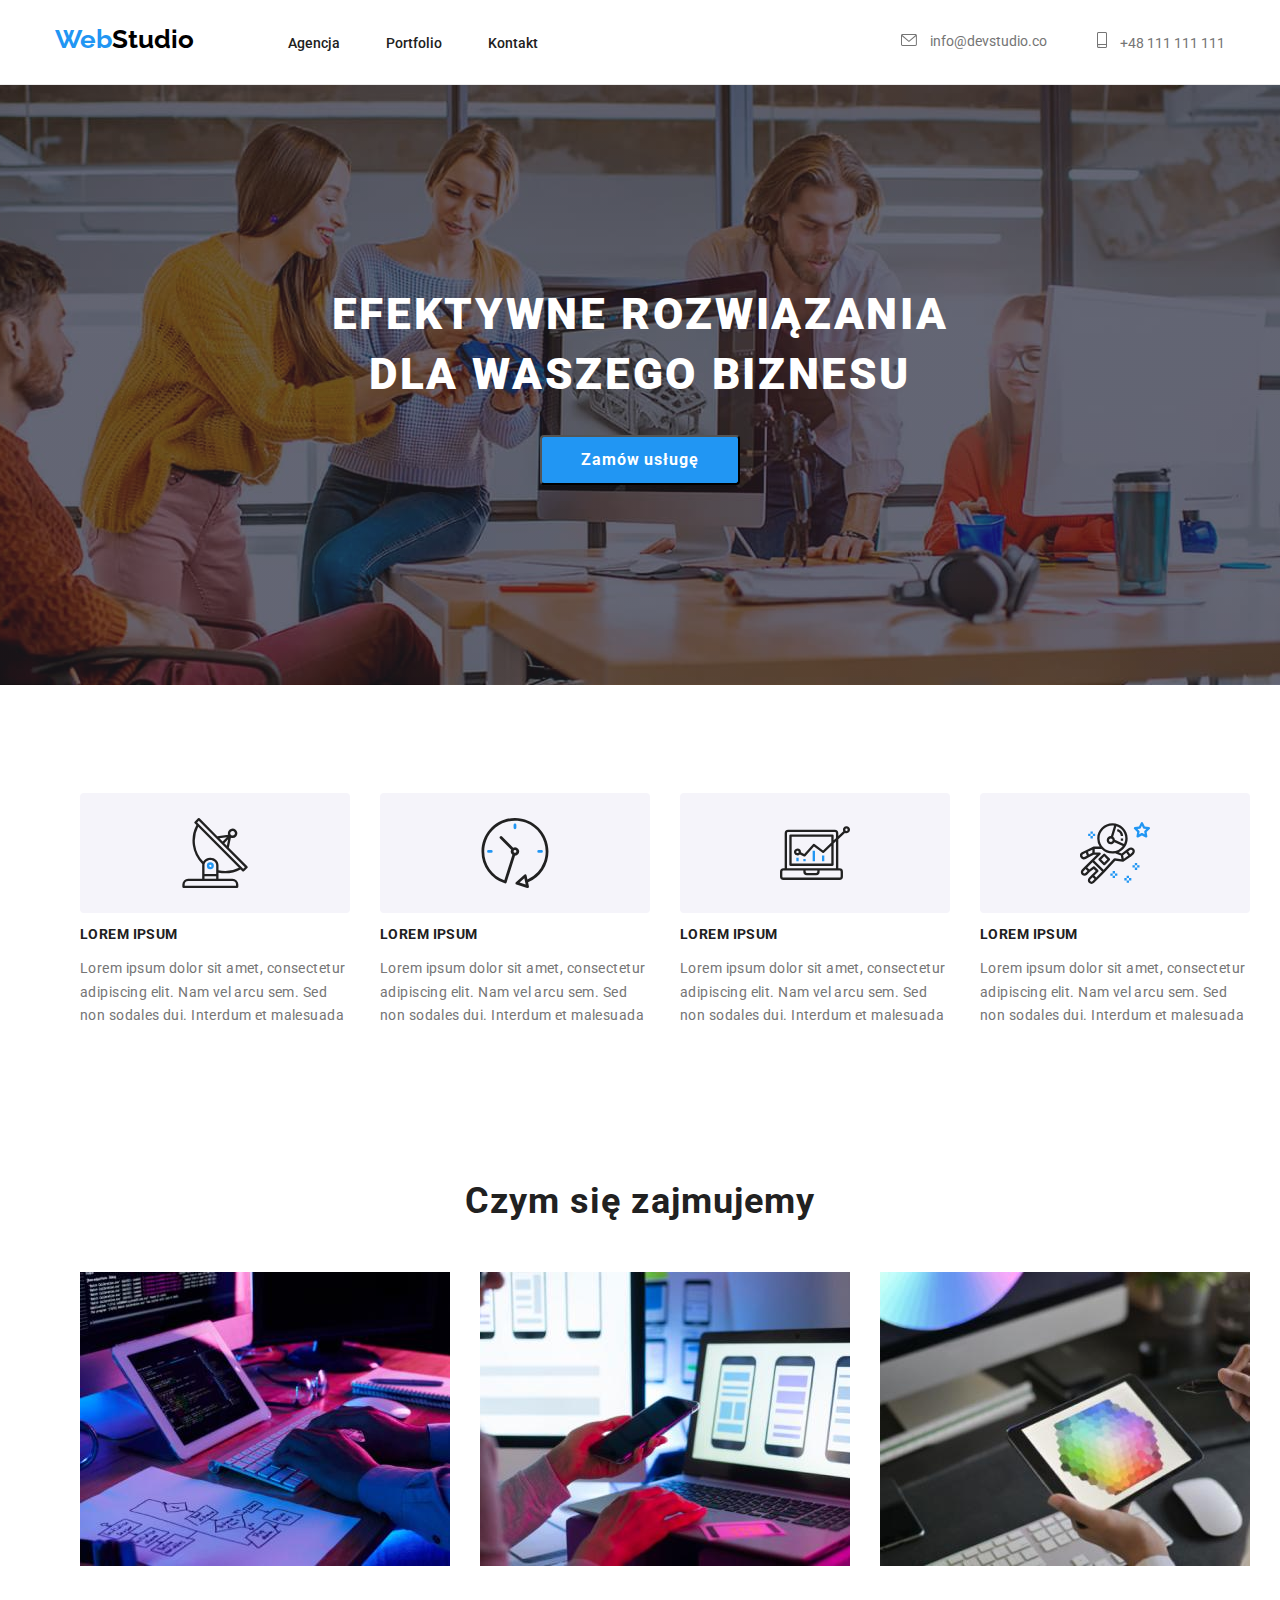
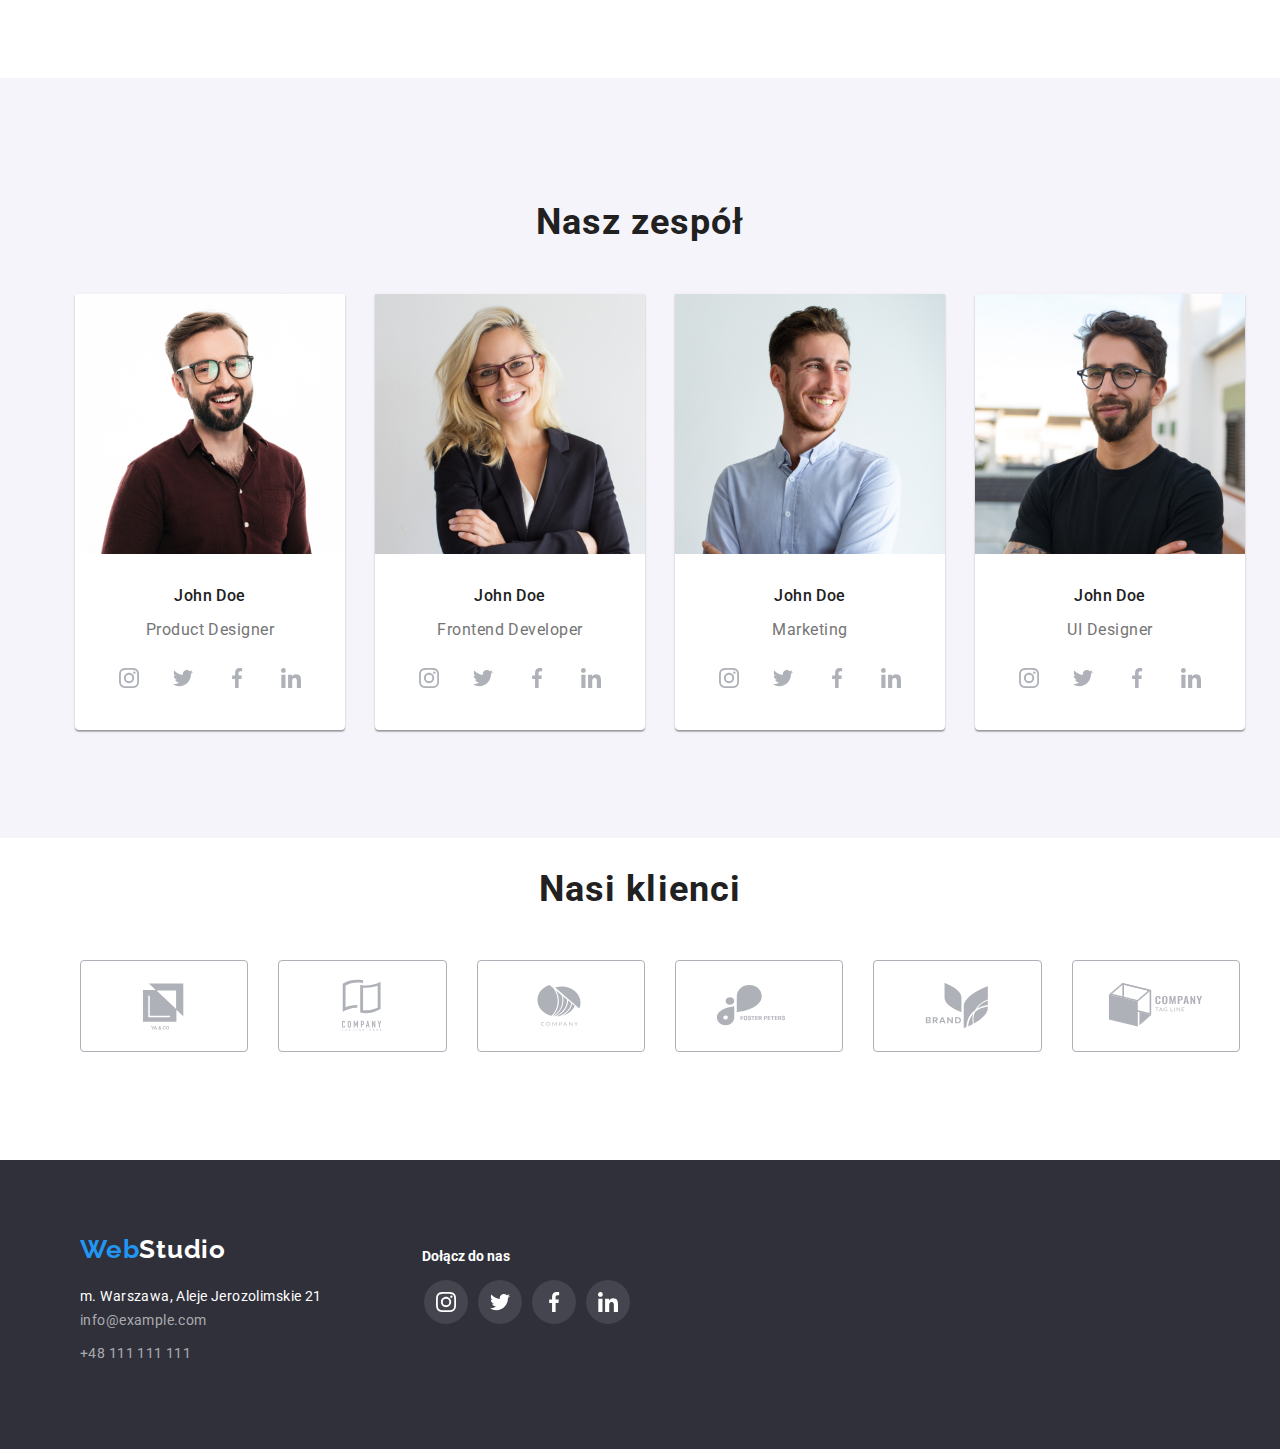
<file: index.html>
<!DOCTYPE html>
<html lang="pl-PL">
  <head>
    <meta charset="UTF-8" />
    <meta http-equiv="X-UA-Compatible" content="IE=edge" />
    <meta name="viewport" content="width=device-width, initial-scale=1.0" />
    <title>Studio</title>
    <link
      rel="stylesheet"
      href="https://cdnjs.cloudflare.com/ajax/libs/modern-normalize/1.1.0/modern-normalize.css"
      integrity="sha512-Y0MM+V6ymRKN2zStTqzQ227DWhhp4Mzdo6gnlRnuaNCbc+YN/ZH0sBCLTM4M0oSy9c9VKiCvd4Jk44aCLrNS5Q=="
      crossorigin="anonymous"
      referrerpolicy="no-referrer"
    />
    <link rel="preconnect" href="https://fonts.googleapis.com" />
    <link rel="preconnect" href="https://fonts.gstatic.com" crossorigin />
    <link href="https://fonts.googleapis.com/css2?family=Raleway:wght@700&family=Roboto:wght@400;500;700;900&display=swap" rel="stylesheet" />
    <link rel="stylesheet" href="./css/styles.css" />
  </head>
  <body>
    <header class="header">
      <div class="container">
        <div class="subcontainer">
          <div>
            <a class="header-logo" href="index.html"><span class="header-web">Web</span>Studio</a>
            <nav class="header-navigation">
              <a class="header-link" href="./agency">Agencja</a>
              <a class="header-link" href="./portfolio.html">Portfolio</a>
              <a class="header-link" href="./contact">Kontakt</a>
            </nav>
          </div>
          <div class="header-contact">
            <a class="header-contact-elmnt" href="mailto:info@devstudio.com">
              <svg class="icon header-icon" width="16px" height="12px">
                <use href="./images/icons.svg#icon-envelope"></use>
              </svg>
              info@devstudio.co
            </a>
            <a class="header-contact-elmnt" href="tel:+48111111111">
              <svg class="icon header-icon" width="10px" height="16px">
                <use href="./images/icons.svg#icon-smartphone"></use>
              </svg>
              +48 111 111 111
            </a>
          </div>
        </div>
      </div>
    </header>

    <main class="main">
      <div class="main-wrapper section">
        <div class="container">
          <h1 class="main-title">EFEKTYWNE ROZWIĄZANIA DLA WASZEGO BIZNESU</h1>
          <button class="main-btn" type="button">Zamów usługę</button>
        </div>
      </div>

      <div class="light-txtsection section">
        <div class="container">
          <ul class="light-txtsection-list">
            <li class="light-txtsection-element">
              <div class="light-txtsection-box">
                <svg class="light-txtsection-icon" width="70px" height="70px">
                  <use href="./images/icons.svg#icon-antenna"></use>
                </svg>
              </div>
              <h3 class="light-txtsection-title">LOREM IPSUM</h3>
              <p class="light-txtsection-description">Lorem ipsum dolor sit amet, consectetur adipiscing elit. Nam vel arcu sem. Sed non sodales dui. Interdum et malesuada</p>
            </li>
            <li class="light-txtsection-element">
              <div class="light-txtsection-box">
                <svg class="light-txtsection-icon" width="70px" height="70px">
                  <use href="./images/icons.svg#icon-clock"></use>
                </svg>
              </div>
              <h3 class="light-txtsection-title">LOREM IPSUM</h3>
              <p class="light-txtsection-description">Lorem ipsum dolor sit amet, consectetur adipiscing elit. Nam vel arcu sem. Sed non sodales dui. Interdum et malesuada</p>
            </li>
            <li class="light-txtsection-element">
              <div class="light-txtsection-box">
                <svg class="light-txtsection-icon" width="70px" height="70px">
                  <use href="./images/icons.svg#icon-diagram"></use>
                </svg>
              </div>
              <h3 class="light-txtsection-title">LOREM IPSUM</h3>
              <p class="light-txtsection-description">Lorem ipsum dolor sit amet, consectetur adipiscing elit. Nam vel arcu sem. Sed non sodales dui. Interdum et malesuada</p>
            </li>
            <li class="light-txtsection-element">
              <div class="light-txtsection-box">
                <svg class="light-txtsection-icon" width="70px" height="70px">
                  <use href="./images/icons.svg#icon-astronaut"></use>
                </svg>
              </div>
              <h3 class="light-txtsection-title">LOREM IPSUM</h3>
              <p class="light-txtsection-description">Lorem ipsum dolor sit amet, consectetur adipiscing elit. Nam vel arcu sem. Sed non sodales dui. Interdum et malesuada</p>
            </li>
          </ul>
        </div>
      </div>

      <section class="light-section section">
        <div class="container">
          <h2 class="section-title">Czym się zajmujemy</h2>
          <ul class="light-section-list">
            <li class="light-section-item">
              <img class="light-section-img" src="./images/computer.jpg" height="294" width="370" alt="Zdjęcie komputera oraz algorytmu na kartce" />
            </li>
            <li class="light-section-item">
              <img class="light-section-img" src="./images/smartphone.jpg" height="294" width="370" alt="Zdjęcie projektu UX/UI" />
            </li>
            <li class="light-section-item">
              <img class="light-section-img" src="./images/tablet.jpg" height="294" width="370" alt="Zdjęcie palety kolorów na tablecie" />
            </li>
          </ul>
        </div>
      </section>

      <section class="grey-section section">
        <div class="container">
          <h2 class="section-title">Nasz zespół</h2>
          <ul class="grey-section-members">
            <li class="grey-section-item">
              <img class="grey-section-img" src="./images/projectdesigner.jpg" height="260" width="270" alt="Zdjęcie John Doe Projekt designer" />
              <h4 class="grey-section-name">John Doe</h4>
              <p class="grey-section-position">Product Designer</p>
              <div class="social-links">
                <svg class="icon grey-section-icon highlight-social">
                  <use href="./images/icons.svg#icon-instagram" width="20" height="20" x="12" y="12"></use>
                </svg>
                <svg class="icon grey-section-icon highlight-social">
                  <use href="./images/icons.svg#icon-twitter" width="20" height="20" x="12" y="12"></use>
                </svg>
                <svg class="icon grey-section-icon highlight-social">
                  <use href="./images/icons.svg#icon-facebook" width="20" height="20" x="12" y="12"></use>
                </svg>
                <svg class="icon grey-section-icon highlight-social">
                  <use href="./images/icons.svg#icon-linkedin" width="20" height="20" x="12" y="12"></use>
                </svg>
              </div>
            </li>
            <li class="grey-section-item">
              <img class="grey-section-img" src="./images/frontenddeveloper.jpg" height="260" width="270" alt="Zdjęcie John Doe Frontend developer" />
              <h4 class="grey-section-name">John Doe</h4>
              <p class="grey-section-position">Frontend Developer</p>
              <div class="social-links">
                <svg class="icon grey-section-icon highlight-social">
                  <use href="./images/icons.svg#icon-instagram" width="20" height="20" x="12" y="12"></use>
                </svg>
                <svg class="icon grey-section-icon highlight-social">
                  <use href="./images/icons.svg#icon-twitter" width="20" height="20" x="12" y="12"></use>
                </svg>
                <svg class="icon grey-section-icon highlight-social">
                  <use href="./images/icons.svg#icon-facebook" width="20" height="20" x="12" y="12"></use>
                </svg>
                <svg class="icon grey-section-icon highlight-social">
                  <use href="./images/icons.svg#icon-linkedin" width="20" height="20" x="12" y="12"></use>
                </svg>
              </div>
            </li>
            <li class="grey-section-item">
              <img class="grey-section-img" src="./images/marketing.jpg" height="260" width="270" alt="Zdjęcie John Doe Marketing" />
              <h4 class="grey-section-name">John Doe</h4>
              <p class="grey-section-position">Marketing</p>
              <div class="social-links">
                <svg class="icon grey-section-icon highlight-social">
                  <use href="./images/icons.svg#icon-instagram" width="20" height="20" x="12" y="12"></use>
                </svg>
                <svg class="icon grey-section-icon highlight-social">
                  <use href="./images/icons.svg#icon-twitter" width="20" height="20" x="12" y="12"></use>
                </svg>
                <svg class="icon grey-section-icon highlight-social">
                  <use href="./images/icons.svg#icon-facebook" width="20" height="20" x="12" y="12"></use>
                </svg>
                <svg class="icon grey-section-icon highlight-social">
                  <use href="./images/icons.svg#icon-linkedin" width="20" height="20" x="12" y="12"></use>
                </svg>
              </div>
            </li>
            <li class="grey-section-item">
              <img class="grey-section-img" src="./images/uidesigner.jpg" height="260" width="270" alt="Zdjęcie John Doe UI designer" />
              <h4 class="grey-section-name">John Doe</h4>
              <p class="grey-section-position">UI Designer</p>
              <div class="social-links">
                <svg class="icon grey-section-icon highlight-social">
                  <use href="./images/icons.svg#icon-instagram" width="20" height="20" x="12" y="12"></use>
                </svg>
                <svg class="icon grey-section-icon highlight-social">
                  <use href="./images/icons.svg#icon-twitter" width="20" height="20" x="12" y="12"></use>
                </svg>
                <svg class="icon grey-section-icon highlight-social">
                  <use href="./images/icons.svg#icon-facebook" width="20" height="20" x="12" y="12"></use>
                </svg>
                <svg class="icon grey-section-icon highlight-social">
                  <use href="./images/icons.svg#icon-linkedin" width="20" height="20" x="12" y="12"></use>
                </svg>
              </div>
            </li>
          </ul>
        </div>
      </section>

      <section class="light-section section">
        <div class="container">
          <h2 class="section-title">Nasi klienci</h2>
          <ul class="light-section-list highlight">
            <li class="client-icon highlight">
              <svg class="icon light-section-icon" width="106px" height="60.04px">
                <use href="./images/icons.svg#icon-logoyaco"></use>
              </svg>
            </li>
            <li class="client-icon highlight">
              <svg class="icon light-section-icon" width="106px" height="60.04px">
                <use href="./images/icons.svg#icon-logotagline"></use>
              </svg>
            </li>
            <li class="client-icon highlight">
              <svg class="icon light-section-icon" width="106px" height="60.04px">
                <use href="./images/icons.svg#icon-logocompany"></use>
              </svg>
            </li>
            <li class="client-icon highlight">
              <svg class="icon light-section-icon" width="106px" height="60.04px">
                <use href="./images/icons.svg#icon-logofosterpeters"></use>
              </svg>
            </li>
            <li class="client-icon highlight">
              <svg class="icon light-section-icon" width="106px" height="60.04px">
                <use href="./images/icons.svg#icon-logobrand"></use>
              </svg>
            </li>
            <li class="client-icon highlight">
              <svg class="icon light-section-icon" width="106px" height="60.04px">
                <use href="./images/icons.svg#icon-logocompanytagline"></use>
              </svg>
            </li>
          </ul>
        </div>
      </section>
    </main>

    <footer class="footer">
      <div class="container">
        <ul class="footer-wrapper">
          <li class="footer-list">
            <a class="footer-logo" href="index.html"><span class="footer-web">Web</span>Studio</a>
            <address class="address">
              <a class="footer-address" href="">m. Warszawa, Aleje Jerozolimskie 21</a>
              <a class="footer-contact" href="mailto:info@example.com">info@example.com</a>
              <a class="footer-contact" href="tel:+48111111111">+48 111 111 111</a>
            </address>
          </li>
          <li class="footer-list">
            <div class="footer-social">
              <p class="footer-social-title">Dołącz do nas</p>
              <div class="social-links">
                <svg class="icon footer-social-links highlight-social">
                  <use href="./images/icons.svg#icon-instagram" width="20" height="20" x="12" y="12"></use>
                </svg>
                <svg class="icon footer-social-links highlight-social">
                  <use href="./images/icons.svg#icon-twitter" width="20" height="20" x="12" y="12"></use>
                </svg>
                <svg class="icon footer-social-links highlight-social">
                  <use href="./images/icons.svg#icon-facebook" width="20" height="20" x="12" y="12"></use>
                </svg>
                <svg class="icon footer-social-links highlight-social">
                  <use href="./images/icons.svg#icon-linkedin" width="20" height="20" x="12" y="12"></use>
                </svg>
              </div>
            </div>
          </li>
        </ul>
      </div>
    </footer>
  </body>
</html>
</file>
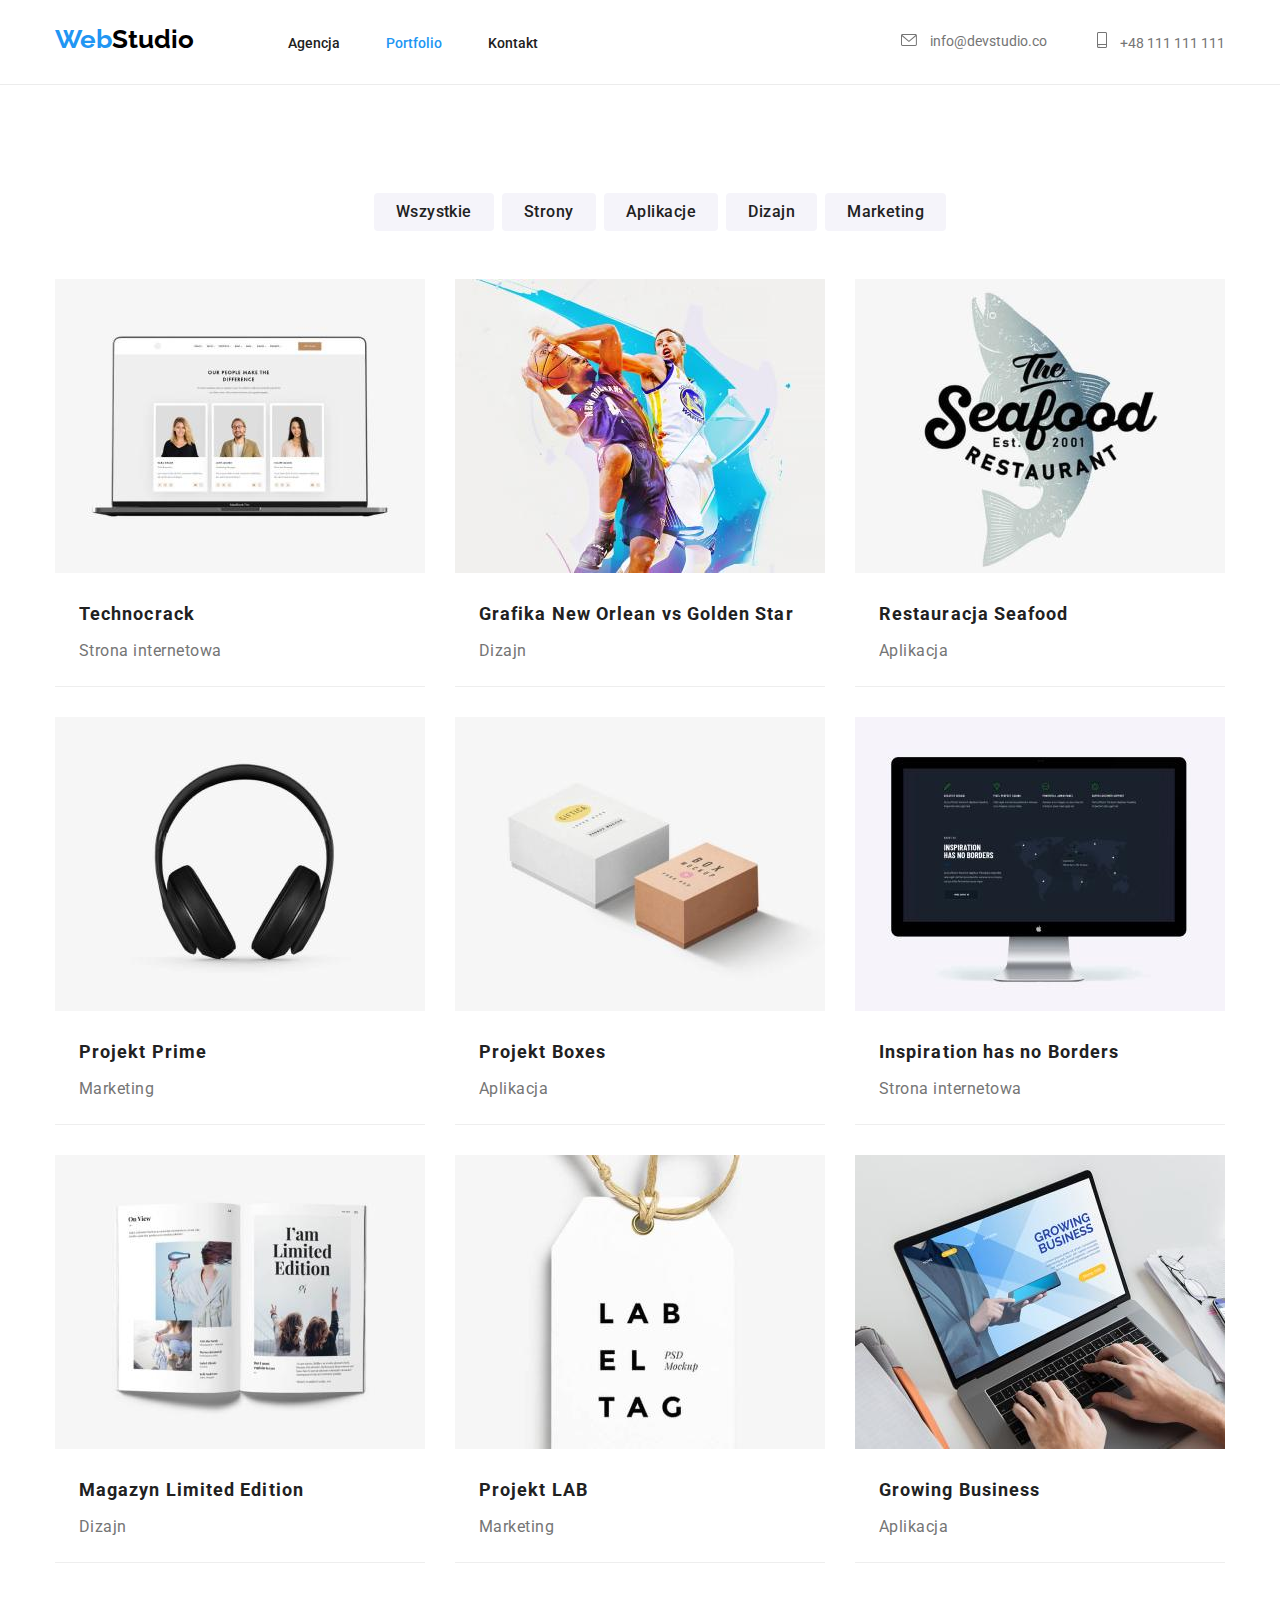
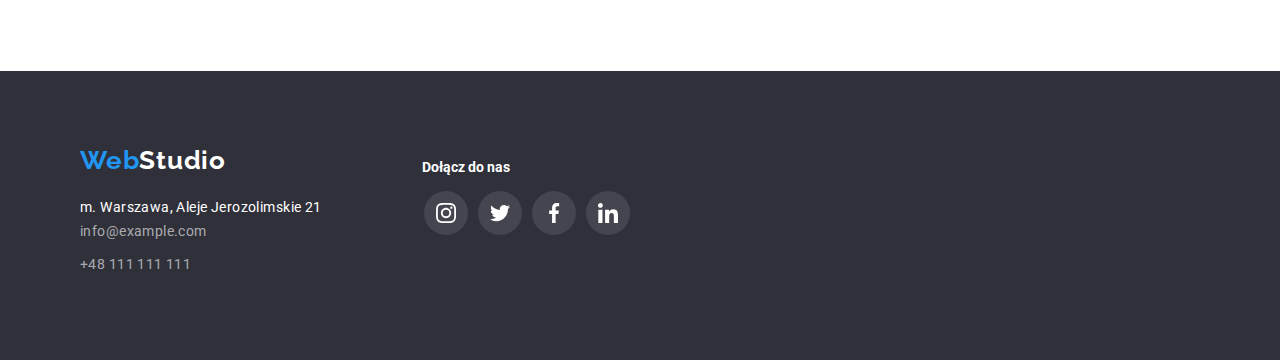
<file: portfolio.html>
<!DOCTYPE html>
<html lang="pl-PL">
  <head>
    <meta charset="UTF-8" />
    <meta http-equiv="X-UA-Compatible" content="IE=edge" />
    <meta name="viewport" content="width=device-width, initial-scale=1.0" />
    <title>Portfolio</title>
    <link
      rel="stylesheet"
      href="https://cdnjs.cloudflare.com/ajax/libs/modern-normalize/1.1.0/modern-normalize.css"
      integrity="sha512-Y0MM+V6ymRKN2zStTqzQ227DWhhp4Mzdo6gnlRnuaNCbc+YN/ZH0sBCLTM4M0oSy9c9VKiCvd4Jk44aCLrNS5Q=="
      crossorigin="anonymous"
      referrerpolicy="no-referrer"
    />
    <link rel="preconnect" href="https://fonts.googleapis.com" />
    <link rel="preconnect" href="https://fonts.gstatic.com" crossorigin />
    <link href="https://fonts.googleapis.com/css2?family=Raleway:wght@700&family=Roboto:wght@400;500;700;900&display=swap" rel="stylesheet" />
    <link rel="stylesheet" href="./css/styles.css" />
  </head>
  <body>
    <header class="header">
      <div class="container">
        <div class="subcontainer">
          <div>
            <a class="header-logo" href="index.html"><span class="header-web">Web</span>Studio</a>
            <nav class="header-navigation">
              <a class="header-link" href="./agency">Agencja</a>
              <a class="header-link site-name" href="./portfolio.html">Portfolio</a>
              <a class="header-link" href="./contact">Kontakt</a>
            </nav>
          </div>
          <div class="header-contact">
            <a class="header-contact-elmnt" href="mailto:info@devstudio.com">
              <svg class="icon header-icon" width="16px" height="12px">
                <use href="./images/icons.svg#icon-envelope"></use>
              </svg>
              info@devstudio.co
            </a>
            <a class="header-contact-elmnt" href="tel:+48111111111">
              <svg class="icon header-icon" width="10px" height="16px">
                <use href="./images/icons.svg#icon-smartphone"></use>
              </svg>
              +48 111 111 111
            </a>
          </div>
        </div>
      </div>
    </header>

    <main>
      <div class="container">
        <div class="button-section section">
          <ul class="button-section-list">
            <li class="button-section-item">
              <button class="button-section-btn" type="button">Wszystkie</button>
            </li>
            <li class="button-section-item">
              <button class="button-section-btn" type="button">Strony</button>
            </li>
            <li class="button-section-item">
              <button class="button-section-btn" type="button">Aplikacje</button>
            </li>
            <li class="button-section-item">
              <button class="button-section-btn" type="button">Dizajn</button>
            </li>
            <li class="button-section-item">
              <button class="button-section-btn" type="button">Marketing</button>
            </li>
          </ul>
        </div>

        <section class="images-section section">
          <ul class="images-section-list">
            <li class="images-section-item">
              <img class="images-section-img" src="./images/technocrack.jpg" height="294" width="370" alt="Zdjęcie komputera z otwartą stroną zespołu" />
              <h4 class="images-section-name">Technocrack</h4>
              <p class="images-section-field">Strona internetowa</p>
            </li>
            <li class="images-section-item">
              <img class="images-section-img" src="./images/basketball.jpg" height="294" width="370" alt="Grafika z dwoma graczami koszykówki" />
              <h4 class="images-section-name">Grafika New Orlean vs Golden Star</h4>
              <p class="images-section-field">Dizajn</p>
            </li>
            <li class="images-section-item">
              <img class="images-section-img" src="./images/seafood.jpg" height="294" width="370" alt="Zdjęcie loga restauracji z owocami morza" />
              <h4 class="images-section-name">Restauracja Seafood</h4>
              <p class="images-section-field">Aplikacja</p>
            </li>
            <li class="images-section-item">
              <img class="images-section-img" src="./images/headphones.jpg" height="294" width="370" alt="Zdjęcie słuchawek nausznych" />
              <h4 class="images-section-name">Projekt Prime</h4>
              <p class="images-section-field">Marketing</p>
            </li>
            <li class="images-section-item">
              <img class="images-section-img" src="./images/smallboxes.jpg" height="294" width="370" alt="Grafika przedstawiająca dwa pudełka" />
              <h4 class="images-section-name">Projekt Boxes</h4>
              <p class="images-section-field">Aplikacja</p>
            </li>
            <li class="images-section-item">
              <img class="images-section-img" src="./images/monitor.jpg" height="294" width="370" alt="Zdjęcie monitora" />
              <h4 class="images-section-name">Inspiration has no Borders</h4>
              <p class="images-section-field">Strona internetowa</p>
            </li>
            <li class="images-section-item">
              <img class="images-section-img" src="./images/magazine.jpg" height="294" width="370" alt="Zdjęcie komputera z otwartą stroną zespołu" />
              <h4 class="images-section-name">Magazyn Limited Edition</h4>
              <p class="images-section-field">Dizajn</p>
            </li>
            <li class="images-section-item">
              <img class="images-section-img" src="./images/labeltag.jpg" height="294" width="370" alt="Grafika z dwoma graczami koszykówki" />
              <h4 class="images-section-name">Projekt LAB</h4>
              <p class="images-section-field">Marketing</p>
            </li>
            <li class="images-section-item">
              <img class="images-section-img" src="./images/laptopandfingers.jpg" height="294" width="370" alt="Zdjęcie loga restauracji z owocami morza" />
              <h4 class="images-section-name">Growing Business</h4>
              <p class="images-section-field">Aplikacja</p>
            </li>
          </ul>
        </section>
      </div>
    </main>

    <footer class="footer">
      <div class="container">
        <ul class="footer-wrapper">
          <li class="footer-list">
            <a class="footer-logo" href="index.html"><span class="footer-web">Web</span>Studio</a>
            <address class="address">
              <a class="footer-address" href="">m. Warszawa, Aleje Jerozolimskie 21</a>
              <a class="footer-contact" href="mailto:info@example.com">info@example.com</a>
              <a class="footer-contact" href="tel:+48111111111">+48 111 111 111</a>
            </address>
          </li>
          <li class="footer-list">
            <div class="footer-social">
              <p class="footer-social-title">Dołącz do nas</p>
              <div class="social-links">
                <svg class="icon footer-social-links highlight-social">
                  <use href="./images/icons.svg#icon-instagram" width="20" height="20" x="12" y="12"></use>
                </svg>
                <svg class="icon footer-social-links highlight-social">
                  <use href="./images/icons.svg#icon-twitter" width="20" height="20" x="12" y="12"></use>
                </svg>
                <svg class="icon footer-social-links highlight-social">
                  <use href="./images/icons.svg#icon-facebook" width="20" height="20" x="12" y="12"></use>
                </svg>
                <svg class="icon footer-social-links highlight-social">
                  <use href="./images/icons.svg#icon-linkedin" width="20" height="20" x="12" y="12"></use>
                </svg>
              </div>
            </div>
          </li>
        </ul>
      </div>

      <!-- <div class="container">
        <a class="footer-logo" href="index.html"><span class="footer-web">Web</span>Studio</a>
        <address class="address">
          <a class="footer-address" href="">m. Warszawa, Aleje Jerozolimskie 21</a>
          <a class="footer-contact" href="mailto:info@example.com">info@example.com</a>
          <a class="footer-contact" href="tel:+48111111111">+48 111 111 111</a>
        </address>
      </div> -->
    </footer>
  </body>
</html>
</file>
<file: css/styles.css>
body {
  background: #ffffff;
  font-family: "Roboto", "Raleway", "sans-serif";
  font-size: 14px;
  color: #212121;
  width: 100%;
}

:root {
  --background-light: #ffffff;
  --background-mdlcolor: #f5f4fa;
  --background-dark: #2f303a;
  --background-gradient-first: #2f303a66;
  /* --background-gradient-second: rgba(0, 0, 0, 0.4); */
  --link-color: #2196f3;
  --text-light: #ffffff;
  --text-dark: #757575;
  --text-verydark: #000000;
  --border-color: #eeeeee;
  --text-mdllight: #ffffff99;
  --border-header-color: #ececec;
  --icon-color: #afb1b8;
  --icon-select-color: #2196f3;
  --social-links-dark: rgba(255, 255, 255, 0.1);
  --social-links-light: rgba(255, 255, 255, 1);
}

.container {
  width: 1200px;
  margin: 0 auto;
}

.section {
  padding-top: 94px;
  padding-bottom: 94px;
  padding-left: 15px;
  padding-right: 15px;
}

.header {
  /* height: 80px; */
  display: flex;
  background-color: var(--background-light);
  border-bottom: 1px solid var(--border-header-color);
}

.header-logo {
  font-family: Raleway;
  font-weight: bold;
  font-size: 26px;
  line-height: 1.19em;
  /* text-align: left; */
  /* letter-spacing: 3%; */
  color: var(--text-verydark);
  text-decoration: none;
  display: inline-flex;
  justify-content: center;
  align-items: center;
  padding-left: 15px;
  padding-top: 24px;
  padding-bottom: 25px;
  margin-right: 91px;
}

.header-web {
  color: var(--link-color);
  text-decoration: none;
}

.header-navigation {
  display: inline-flex;
  justify-content: center;
  align-items: center;
  gap: 46px;
}

.header-logo:active,
.header-logo:focus,
.header-logo:hover {
  color: var(--link-color);
}

.header-link {
  font-family: inherit;
  font-weight: medium;
  font-size: inherit;
  font-weight: 500;
  line-height: 1.14em;
  color: inherit;
  text-decoration: none;
  padding-top: 32px;
  padding-bottom: 32px;
}

.header-link:active,
.header-link:focus,
.header-link:hover {
  color: var(--link-color);
}

.header-contact {
  display: inline-flex;
  justify-content: center;
  align-items: center;
  /* gap: 50px; */
  padding-right: 15px;
}

/* .highlight:hover,
.highlight:focus {
  color: var(--link-color);
} */

.icon {
  fill: currentColor;
}
.header-icon {
  margin-right: 10px;
  background-color: inherit;
  fill: var(--text-dark);
  display: inline-flex;
  width: fit-content;
  height: fit-content;
  justify-content: center;
  align-items: center;
}

/* .header-icon:hover,
.header-icon:focus, */

.icon:hover,
.icon:focus {
  fill: var(--link-color);
  border-color: var(--icon-select-color);
  transition: 0.2s;
  cursor: pointer;
}

.header-contact-elmnt {
  font-family: inherit;
  font-weight: medium;
  font-size: inherit;
  line-height: 1.14em;
  text-align: center;
  vertical-align: middle;
  color: var(--text-dark);
  text-decoration: none;
}

.header-contact-elmnt:hover .header-icon,
.header-contact-elmnt:focus .header-icon {
  color: var(--link-color);
  fill: var(--link-color);
  border-color: var(--icon-select-color);
  transition: 0.2s;
  cursor: pointer;
}

.header-contact-elmnt:not(:last-child) {
  margin-right: 50px;
}

.header-contact-elmnt:active,
.header-contact-elmnt:focus,
.header-contact-elmnt:hover {
  color: var(--link-color);
}

.subcontainer {
  display: flex;
  justify-content: space-between;
}

.main {
  background: inherit;
  margin-left: inherit;
  margin-right: inherit;
  margin-bottom: 0px;
}

.main-wrapper {
  display: flex;
  /* flex-direction: column; */

  background: var(--background-dark);
  background-image: linear-gradient(var(--background-gradient-first), var(--background-gradient-first)), url(../images/backgroundimg.jpg);

  background-size: 1600px 100%;
  background-position: center;
  background-repeat: no-repeat;
  /* background-attachment: local; */

  padding-top: 0px;
  padding-bottom: 0px;
}

.main-title {
  font-family: inherit;
  font-weight: 900;
  font-size: 44px;
  line-height: 1.36em;

  text-align: center;
  letter-spacing: 0.06em;
  text-transform: uppercase;
  color: var(--text-light);
  display: flex;
  margin: 200px 252px 30px 252px;
}

.main-wrapper > .main-title {
  flex-grow: 1;
}

.main-btn {
  background: var(--link-color);
  box-shadow: 0px 4px 4px rgba(0, 0, 0, 0.15);
  border-radius: 4px;

  font-family: inherit;
  font-weight: 700;
  font-size: 16px;
  line-height: 1.87em;

  width: 200px;
  height: 50px;

  display: flex;

  justify-content: center;
  align-items: center;
  letter-spacing: 0.06em;
  color: var(--text-light);

  margin: 30px 500px 200px 500px;
}

.main-btn:active,
.main-btn:focus,
.main-btn:hover {
  background: var(--background-light);
  color: inherit;
  cursor: pointer;
}

/* trumps */
/* .light-txtsection {
} */

.light-txtsection-list {
  list-style-type: none;
  display: flex;
  flex-direction: row;
  gap: 30px;
}

.light-txtsection-box {
  display: inline-flex;
  width: 270px;
  height: 120px;
  align-items: center;
  justify-content: center;
  background: var(--background-mdlcolor);
  border-radius: 4px;
}

.light-txtsection-icon {
  display: flex;
  width: 70px;
  height: 70px;
  justify-content: center;
  align-content: center;
  fill: currentColor;
  margin: 25px 100px;
}

.light-txtsection-title {
  font-family: inherit;
  font-weight: 700;
  font-size: inherit;
  line-height: 1.14em;
  letter-spacing: 0.03em;
  text-transform: uppercase;

  color: inherit;
}

.light-txtsection-description {
  font-family: inherit;
  font-size: inherit;
  line-height: 1.71;

  letter-spacing: 0.03em;

  color: var(--text-dark);
}

.section-title {
  font-family: inherit;
  font-weight: 700;
  font-size: 36px;
  line-height: 1.17em;
  text-align: center;
  letter-spacing: 0.03em;
  color: inherit;
  margin-bottom: 50px;
}

/* .whatwedo*/

.light-section {
  margin-top: -94px;
}

/* .light-section {
  } */

.light-section-list {
  list-style-type: none;
  display: flex;
  flex-direction: row;
  gap: 30px;
}

/* .light-section-item{
    display: inline-flex;
    flex-direction: row;
} */

/*.team*/
.grey-section {
  background: var(--background-mdlcolor);
  width: auto;
}

.grey-section-members {
  list-style-type: none;
  display: flex;
  flex-direction: row;
  gap: 30px;
  justify-content: center;
}

.grey-section-item {
  background: var(--background-light);
  box-shadow: 0px 1px 3px rgba(0, 0, 0, 0.12), 0px 1px 1px rgba(0, 0, 0, 0.14), 0px 2px 1px rgba(0, 0, 0, 0.2);
  border-radius: 0px 0px 4px 4px;
}
.grey-section-name {
  font-family: inherit;
  font-weight: 500;
  font-size: 16px;
  line-height: 1.18em;
  text-align: center;
  letter-spacing: 0.03em;
  color: inherit;
  margin-top: 30px;
  margin-bottom: 10px;
}

.grey-section-position {
  font-family: inherit;
  font-size: 16px;
  line-height: 1.18em;
  text-align: center;
  letter-spacing: 0.03em;
  color: var(--text-dark);
}

.social-links {
  display: flex;
  justify-content: center;
  align-content: center;
  width: 206px;
  height: 44px;
  gap: 10px;
  background-color: inherit;
  margin: 16px 32px 30px 32px;
}

.grey-section-icon {
  width: 44px;
  height: 44px;
  display: inline-flex;
  justify-content: center;
  align-items: center;
  border: none;
  border-radius: 50%;
  background-color: var(--background-light);
  fill: var(--icon-color);
  /* gap: 10px; */
}

.highlight-social:hover,
.highlight-social:focus {
  background-color: var(--icon-select-color);
  fill: var(--background-light);
  transition: 0.2s;
}

.client-icon {
  display: flex;
  width: 170px;
  height: 92px;
  justify-content: center;
  align-content: center;
  border: 1px solid var(--icon-color);
  border-radius: 4px;
}

.client-icon:hover,
.client-icon:focus {
  border-color: var(--icon-select-color);
  fill: var(--icon-select-color);
}

.light-section-icon {
  display: inline-flex;
  width: 106px;
  height: 60.04px;
  justify-content: center;
  align-self: center;
  fill: var(--icon-color);
  background-color: inherit;
}

.client-icon:hover .light-section-icon,
.client-icon:focus .light-section-icon {
  fill: var(--icon-select-color);
}

.footer {
  background: var(--background-dark);
  padding-top: 60px;
  padding-bottom: 60px;
  display: flex;
  flex-direction: column;
}

/* .footer > .footer-logo {
  flex-grow: 1;
} */

.footer-logo {
  font-family: "Raleway";
  font-weight: 700;
  font-size: 26px;
  line-height: 1.19em;
  letter-spacing: 0.03em;
  color: var(--text-light);
  text-decoration: none;
  display: flex;
  margin-bottom: 20px;
}

.footer-web {
  color: var(--link-color);
  text-decoration: none;
}

.address {
  margin-top: 20px;
}

.footer-address {
  font-family: inherit;
  font-style: normal;
  font-size: inherit;
  line-height: 1.71em;
  letter-spacing: 0.03em;
  color: var(--text-light);
  text-decoration: none;
  margin-bottom: 9px;
}

.footer-contact {
  font-family: inherit;
  font-style: normal;
  font-size: inherit;
  line-height: 1.71em;
  letter-spacing: 0.03em;
  color: var(--text-mdllight);
  text-decoration: none;
  display: flex;
  margin-bottom: 9px;
}

.footer-logo:active,
.footer-logo:focus,
.footer-logo:hover {
  color: var(--link-color);
}

.footer-address:active,
.footer-address:focus,
.footer-address:hover {
  color: var(--link-color);
}

.footer-contact:active,
.footer-contact:focus,
.footer-contact:hover {
  color: var(--link-color);
}

/* filters */
.button-section {
  background: inherit;
  margin-bottom: 34px;
}

.button-section-list {
  list-style-type: none;
  display: flex;
  flex-direction: row;
  justify-content: center;
  gap: 8px;
}

/* .button-section-item {
  filter: drop-shadow(0px 4px 4px rgba(0, 0, 0, 0.25));
} */

.button-section-btn {
  font-family: inherit;
  font-weight: 500;
  font-size: 16px;
  line-height: 1.62;
  text-align: center;
  letter-spacing: 0.03em;

  color: inherit;

  background: var(--background-mdlcolor);
  border-radius: 4px;
  border-style: none;
  padding: 6px 22px;

  /* filter: drop-shadow(0px 4px 4px rgba(0, 0, 0, 0.25)); */
}

.button-section-btn:active,
.button-section-btn:focus,
.button-section-btn:hover {
  background: var(--link-color);
  color: var(--text-light);
  cursor: pointer;
}

.button-section-btn:focus,
.button-section-btn:hover {
  box-shadow: 0px 3px 1px rgba(0, 0, 0, 0.1), 0px 1px 2px rgba(0, 0, 0, 0.08), 0px 2px 2px rgba(0, 0, 0, 0.12);
  border-radius: 4px;
}

/* portfolio */

.images-section {
  margin-top: -94px;
}

.images-section-list {
  list-style-type: none;
  display: flex;
  flex-direction: row;
  flex-wrap: wrap;
  justify-content: center;
  padding: 0px;
  gap: 30px;
  flex-basis: calc((100% - 60px) / 3);
  margin-top: -94px;
}

.images-section-item {
  background: var(--background-light);
  border-bottom: 1px solid var(--border-color);
}

.images-section-item:hover {
  box-shadow: 0px 1px 1px rgba(0, 0, 0, 0.12), 0px 4px 4px rgba(0, 0, 0, 0.06), 1px 4px 6px rgba(0, 0, 0, 0.16);
}

/* .images-section-img {
  padding: -4px;
} */

.images-section-name {
  font-family: inherit;
  font-weight: 700;
  font-size: 18px;
  line-height: 2em;
  letter-spacing: 0.06em;
  color: inherit;

  margin: 20px 24px 4px 24px;
}

.images-section-field {
  font-family: inherit;
  font-size: 16px;
  line-height: 1.88em;
  letter-spacing: 0.03em;
  margin: 4px 24px 20px 24px;

  color: var(--text-dark);
}

.site-name {
  color: var(--link-color);
}

.footer-social {
  margin-left: 70px;
  /* display: flex;
  flex-direction: column;
  justify-items: flex-start;
  justify-content: top;
  align-items: center; */
}

.footer-wrapper {
  list-style: none;
  display: flex;
  flex-direction: row;
}

/* .footer-list {
  display: flex;
} */

.footer-social-title {
  font-style: inherit;
  font-size: inherit;
  font-weight: 700;
  color: var(--text-light);
  margin-left: 30px;
}
.footer-social-links {
  width: 44px;
  height: 44px;
  display: flex;
  justify-content: center;
  align-items: center;
  border-style: none;
  background-color: var(--social-links-dark);
  border-radius: 50%;
  fill: var(--background-light);
}

.highlight:hover,
.highlight:focus {
  /* background-color: currentColor; */
  fill: var(--background-light);
  transition: 0.2s;
}
</file>
